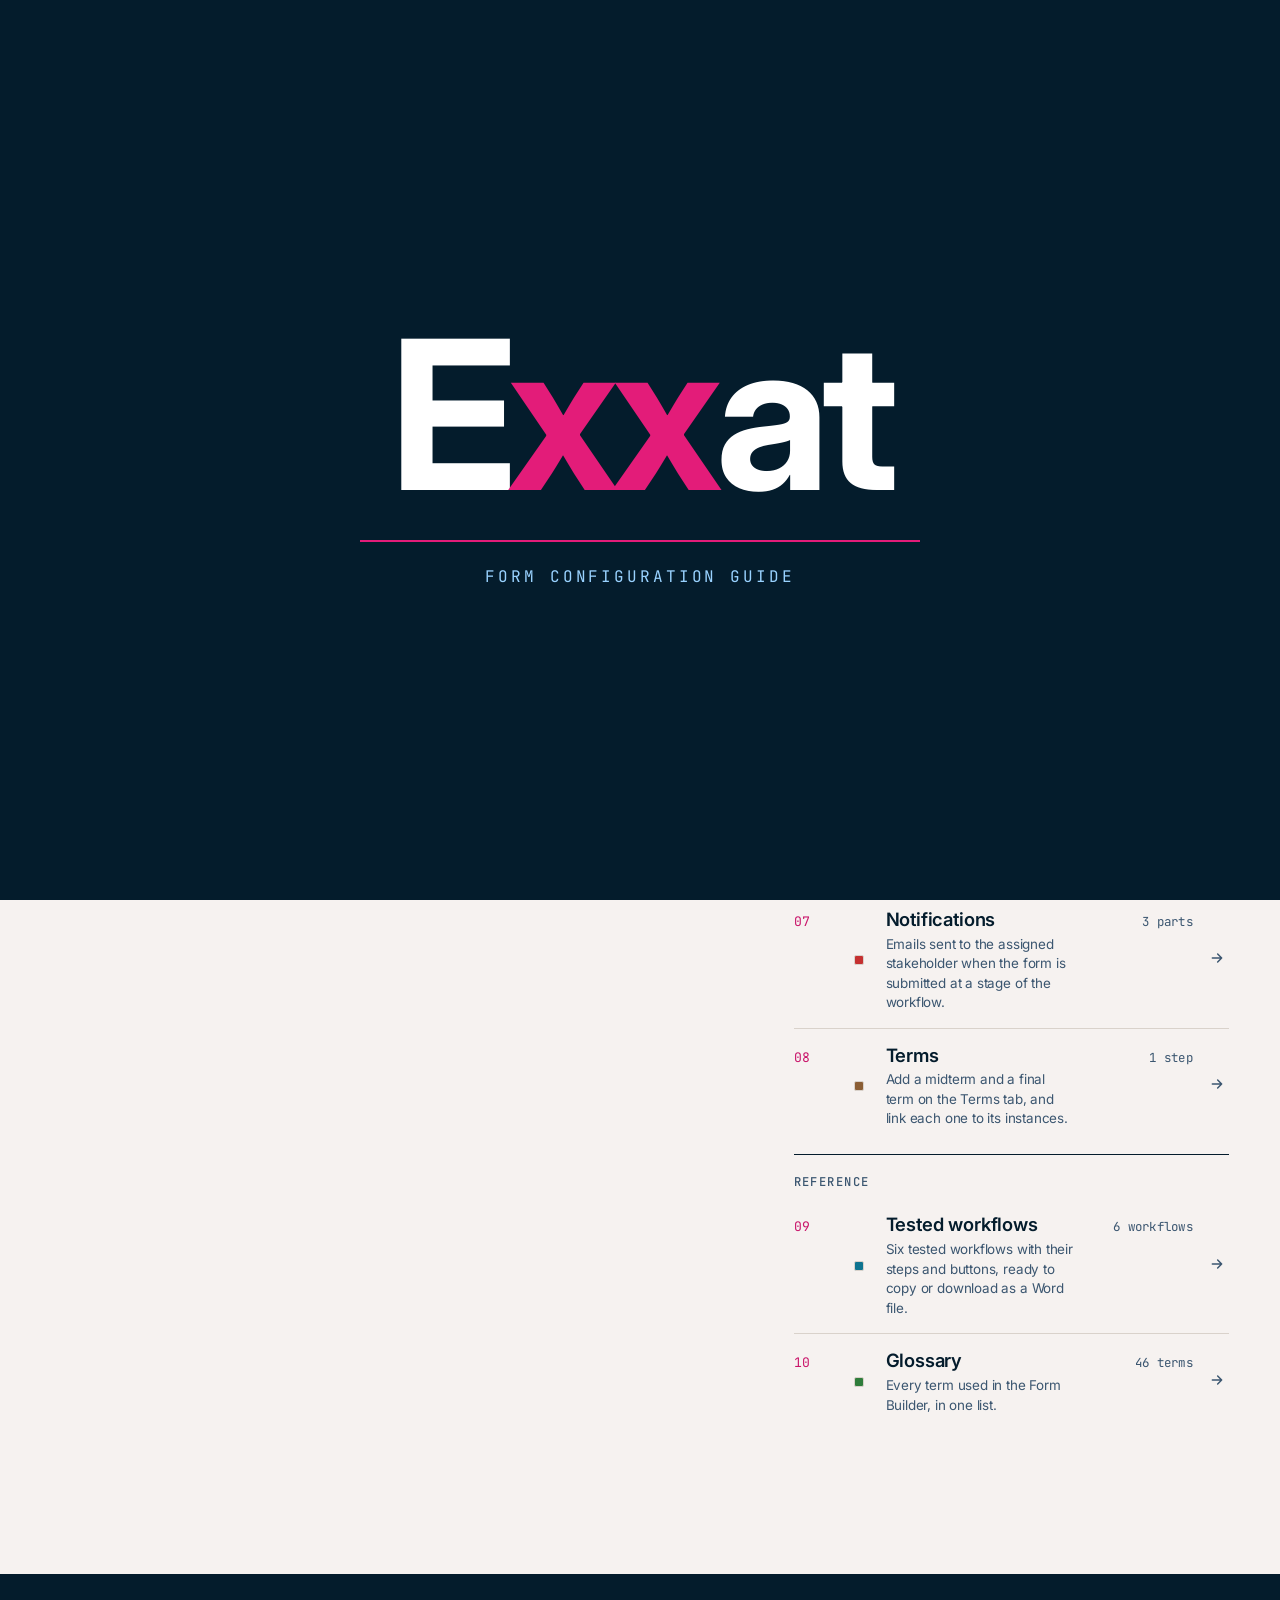
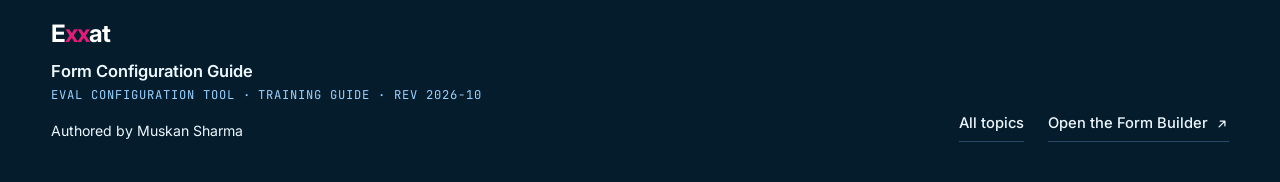
<file: Exxat-Form-Configuration-Guide.html>
<!DOCTYPE html>
<html lang="en">
<head>
<meta charset="utf-8">
<title>Exxat Form Configuration Guide</title>
<meta http-equiv="refresh" content="0; url=index.html">
<link rel="canonical" href="index.html">
<script>location.replace('index.html' + location.hash)</script>
</head>
<body>
<p>The guide has moved. <a href="index.html">Open the Exxat Form Configuration Guide</a>.</p>
</body>
</html>
</file>
